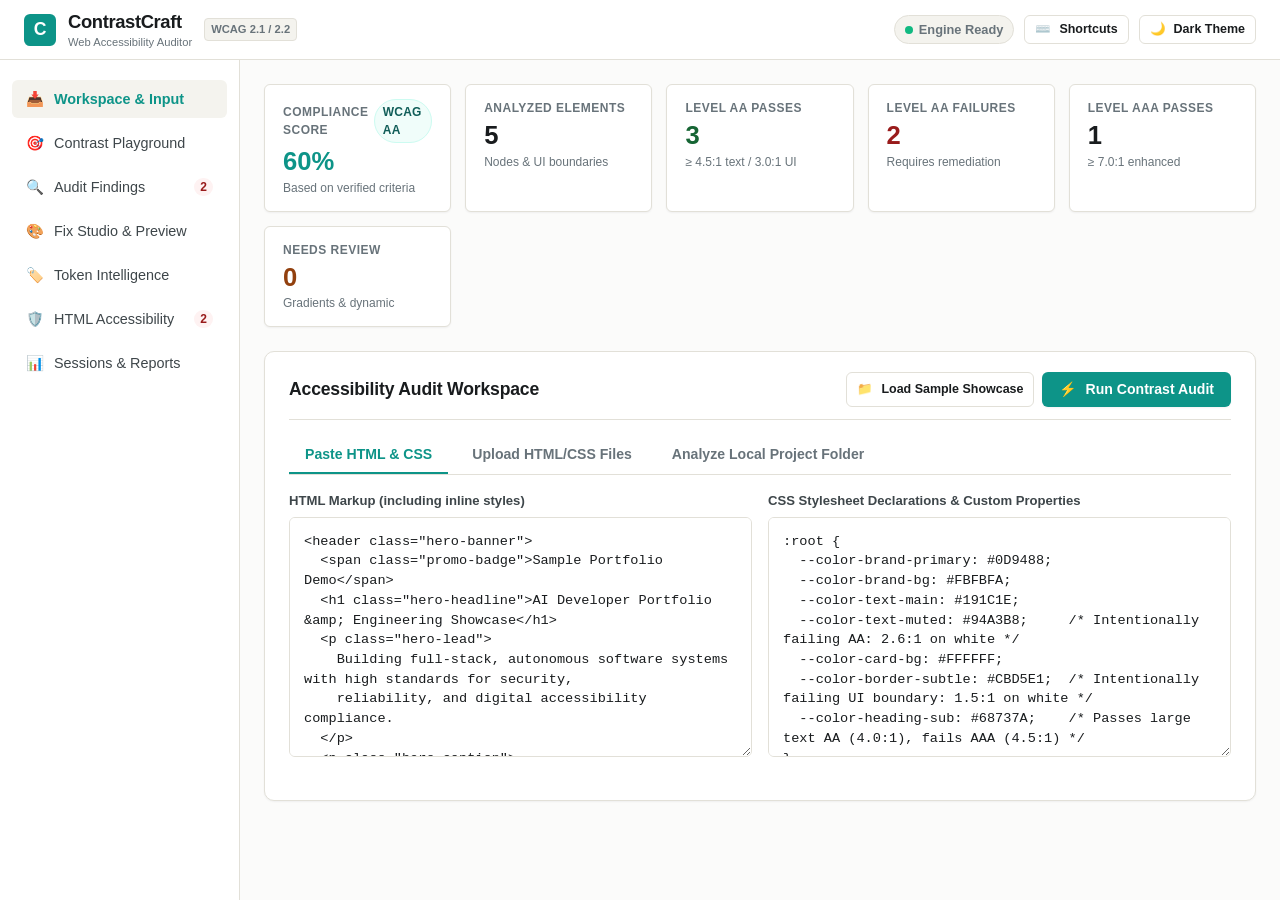
<file: frontend/index.html>
<!DOCTYPE html>
<html lang="en" data-theme="light">
<head>
  <meta charset="UTF-8">
  <meta name="viewport" content="width=device-width, initial-scale=1.0">
  <title>ContrastCraft — Automated Web Accessibility Contrast Auditor</title>
  <meta name="description" content="WCAG 2.1 & 2.2 Compliant Color Contrast & Accessibility Audit Tool with Real Calculations, Token Intelligence, and Safe CSS Patches.">
  
  <link rel="stylesheet" href="css/tokens.css?v=2.0.0">
  <link rel="stylesheet" href="css/main.css?v=2.0.0">
  <link rel="stylesheet" href="css/components.css?v=2.0.0">
</head>
<body>

  <!-- App Header / Toolbar -->
  <header class="app-header" role="banner">
    <div class="brand-area">
      <div class="brand-logo-icon" aria-hidden="true">C</div>
      <div>
        <div class="brand-name">ContrastCraft</div>
        <div style="font-size:0.7rem;color:var(--cc-text-muted);margin-top:-2px;">Web Accessibility Auditor</div>
      </div>
      <span class="brand-badge">WCAG 2.1 / 2.2</span>
    </div>

    <div class="header-actions">
      <div class="scan-status-badge" role="status" aria-live="polite">
        <span class="status-dot"></span>
        <span id="header-status-text" class="status-text">Engine Ready</span>
      </div>

      <button id="btn-shortcuts" class="btn btn-secondary btn-sm" onclick="window.ContrastCraft && window.ContrastCraft.openModal('shortcuts-modal')" title="Keyboard Shortcuts (? or Alt+K)" aria-label="Open keyboard shortcuts">
        <span>⌨️</span> <span>Shortcuts</span>
      </button>

      <button id="btn-theme-toggle" class="btn btn-secondary btn-sm" onclick="window.ContrastCraft && window.ContrastCraft.toggleTheme()" aria-label="Toggle dark/light theme">
        <span class="theme-icon">🌙</span>
        <span class="theme-label">Dark Theme</span>
      </button>
    </div>
  </header>

  <div class="app-container">
    <!-- Navigation Sidebar -->
    <nav class="app-sidebar" role="navigation" aria-label="Primary application navigation">
      <button class="nav-item active" data-screen="workspace" id="nav-workspace" onclick="window.ContrastCraft && window.ContrastCraft.switchScreen('workspace')">
        <span class="nav-icon" aria-hidden="true">📥</span>
        <span>Workspace &amp; Input</span>
      </button>

      <button class="nav-item" data-screen="playground" id="nav-playground" onclick="window.ContrastCraft && window.ContrastCraft.switchScreen('playground')">
        <span class="nav-icon" aria-hidden="true">🎯</span>
        <span>Contrast Playground</span>
      </button>

      <button class="nav-item" data-screen="findings" id="nav-findings" onclick="window.ContrastCraft && window.ContrastCraft.switchScreen('findings')">
        <span class="nav-icon" aria-hidden="true">🔍</span>
        <span>Audit Findings</span>
        <span id="nav-fail-count" class="nav-badge" style="display: none;">0</span>
      </button>

      <button class="nav-item" data-screen="fix-studio" id="nav-fix-studio" onclick="window.ContrastCraft && window.ContrastCraft.switchScreen('fix-studio')">
        <span class="nav-icon" aria-hidden="true">🎨</span>
        <span>Fix Studio &amp; Preview</span>
      </button>

      <button class="nav-item" data-screen="tokens" id="nav-tokens" onclick="window.ContrastCraft && window.ContrastCraft.switchScreen('tokens')">
        <span class="nav-icon" aria-hidden="true">🏷️</span>
        <span>Token Intelligence</span>
      </button>

      <button class="nav-item" data-screen="html-a11y" id="nav-html-a11y" onclick="window.ContrastCraft && window.ContrastCraft.switchScreen('html-a11y')">
        <span class="nav-icon" aria-hidden="true">🛡️</span>
        <span>HTML Accessibility</span>
        <span id="nav-html-fail-count" class="nav-badge" style="display: none;">0</span>
      </button>

      <button class="nav-item" data-screen="sessions" id="nav-sessions" onclick="window.ContrastCraft && window.ContrastCraft.switchScreen('sessions')">
        <span class="nav-icon" aria-hidden="true">📊</span>
        <span>Sessions &amp; Reports</span>
      </button>
    </nav>

    <!-- Main Workspace Content Area -->
    <main class="app-content" role="main">

      <!-- Overall Session Statistics Bar (Visible across key audit screens) -->
      <section id="global-stats-overview" class="stats-overview" aria-label="Audit summary statistics">
        <div class="stat-box">
          <div class="stat-header">
            <span class="stat-title">Compliance Score</span>
            <span class="badge badge-pill badge-info">WCAG AA</span>
          </div>
          <div id="stat-score" class="stat-value" style="color: var(--cc-primary);">0%</div>
          <div class="stat-subtitle">Based on verified criteria</div>
        </div>

        <div class="stat-box">
          <div class="stat-header">
            <span class="stat-title">Analyzed Elements</span>
          </div>
          <div id="stat-total" class="stat-value">0</div>
          <div class="stat-subtitle">Nodes &amp; UI boundaries</div>
        </div>

        <div class="stat-box">
          <div class="stat-header">
            <span class="stat-title">Level AA Passes</span>
          </div>
          <div id="stat-pass-aa" class="stat-value" style="color: var(--cc-pass-text);">0</div>
          <div class="stat-subtitle">&ge; 4.5:1 text / 3.0:1 UI</div>
        </div>

        <div class="stat-box">
          <div class="stat-header">
            <span class="stat-title">Level AA Failures</span>
          </div>
          <div id="stat-fail-aa" class="stat-value" style="color: var(--cc-fail-text);">0</div>
          <div class="stat-subtitle">Requires remediation</div>
        </div>

        <div class="stat-box">
          <div class="stat-header">
            <span class="stat-title">Level AAA Passes</span>
          </div>
          <div id="stat-pass-aaa" class="stat-value">0</div>
          <div class="stat-subtitle">&ge; 7.0:1 enhanced</div>
        </div>

        <div class="stat-box">
          <div class="stat-header">
            <span class="stat-title">Needs Review</span>
          </div>
          <div id="stat-unresolved" class="stat-value" style="color: var(--cc-warn-text);">0</div>
          <div class="stat-subtitle">Gradients &amp; dynamic</div>
        </div>
      </section>

      <!-- SCREEN 1: WORKSPACE & INPUT -->
      <section id="screen-workspace" class="screen-panel active" aria-labelledby="heading-workspace">
        <div class="card">
          <div class="card-header">
            <h2 id="heading-workspace" class="card-title">Accessibility Audit Workspace</h2>
            <div style="display:flex;gap:8px;">
              <button id="btn-load-sample" class="btn btn-secondary btn-sm" onclick="window.ContrastCraft && window.ContrastCraft.handleLoadSample()" title="Load sample portfolio with known passes & failures">
                <span>📁</span> Load Sample Showcase
              </button>
              <button id="btn-run-audit" class="btn btn-primary" onclick="window.ContrastCraft && window.ContrastCraft.handleRunAudit()" title="Analyze accessibility (Alt+A)">
                <span>⚡</span> Run Contrast Audit
              </button>
            </div>
          </div>

          <!-- Input Source Tabs -->
          <div class="tab-nav" role="tablist">
            <button class="tab-btn input-tab-btn active" data-tab="paste" role="tab">Paste HTML &amp; CSS</button>
            <button class="tab-btn input-tab-btn" data-tab="upload" role="tab">Upload HTML/CSS Files</button>
            <button class="tab-btn input-tab-btn" data-tab="folder" role="tab">Analyze Local Project Folder</button>
          </div>

          <!-- Tab Pane: Paste -->
          <div id="tab-pane-paste" class="input-tab-pane">
            <div style="display:grid;grid-template-columns:1fr 1fr;gap:16px;">
              <div class="form-group">
                <label for="input-html" class="form-label">HTML Markup (including inline styles)</label>
                <textarea id="input-html" class="code-editor" placeholder="<header class='banner'>&#10;  <h1 style='color: #0F172A;'>Hello World</h1>&#10;</header>"></textarea>
              </div>
              <div class="form-group">
                <label for="input-css" class="form-label">CSS Stylesheet Declarations &amp; Custom Properties</label>
                <textarea id="input-css" class="code-editor" placeholder=":root {&#10;  --primary: #0D9488;&#10;  --text-muted: #94A3B8;&#10;}&#10;.banner { background: #FFFFFF; }"></textarea>
              </div>
            </div>
          </div>

          <!-- Tab Pane: Upload (Enhanced Multi-File Queue) -->
          <div id="tab-pane-upload" class="input-tab-pane" style="display: none;">
            <div id="file-dropzone" class="dropzone" role="button" tabindex="0">
              <div style="font-size:2.2rem;margin-bottom:8px;">📄</div>
              <h3 style="margin:0 0 6px 0;font-size:1.05rem;">Click to upload or drag &amp; drop HTML and CSS files</h3>
              <p style="color:var(--cc-text-muted);font-size:0.85rem;margin:0;">Supports multiple .html, .htm, and .css files up to 5MB.</p>
              <input type="file" id="file-input" multiple accept=".html,.htm,.css" style="display:none;">
            </div>

            <!-- Upload File Queue -->
            <div id="upload-queue-container" style="margin-top:16px;display:none;">
              <div style="display:flex;justify-content:space-between;align-items:center;margin-bottom:8px;">
                <strong style="font-size:0.88rem;">Selected Files Queue (<span id="queue-count">0</span>)</strong>
                <button id="btn-clear-queue" class="btn btn-secondary btn-sm" style="font-size:0.75rem;padding:2px 8px;">Clear Queue</button>
              </div>
              <div class="table-wrapper">
                <table class="file-queue-table">
                  <thead>
                    <tr>
                      <th>Filename</th>
                      <th>Type</th>
                      <th>Size</th>
                      <th style="text-align:right;">Action</th>
                    </tr>
                  </thead>
                  <tbody id="file-queue-tbody"></tbody>
                </table>
              </div>
              <div style="margin-top:12px;text-align:right;">
                <button id="btn-analyze-queue" class="btn btn-primary btn-sm">
                  <span>⚡</span> Analyze Queued Files
                </button>
              </div>
            </div>
          </div>

          <!-- Tab Pane: Local Folder Scanner -->
          <div id="tab-pane-folder" class="input-tab-pane" style="display: none;">
            <div class="form-group">
              <label for="input-folder-path" class="form-label">Local Project Folder Path</label>
              <input type="text" id="input-folder-path" class="form-input" placeholder="e.g. D:\my-web-project or .\examples">
              <div style="font-size:0.75rem;color:var(--cc-text-muted);margin-top:6px;">
                Restricted to the selected folder. Excludes: <code>node_modules</code>, <code>.git</code>, <code>dist</code>, <code>build</code>, <code>.venv</code>.
              </div>
            </div>
            <div style="margin-top:12px;display:flex;gap:10px;">
              <button id="btn-scan-folder" class="btn btn-primary btn-sm">
                <span>📁</span> Scan Local Directory
              </button>
            </div>
          </div>
        </div>
      </section>

      <!-- SCREEN 2: VISUAL CONTRAST PLAYGROUND (NEW) -->
      <section id="screen-playground" class="screen-panel" aria-labelledby="heading-playground">
        <div class="playground-layout">
          
          <!-- Left Column: Color Controls & Metrics -->
          <div>
            <!-- Foreground Color Control -->
            <div class="playground-color-card">
              <div style="display:flex;justify-content:space-between;align-items:center;margin-bottom:10px;">
                <label style="font-weight:700;font-size:0.88rem;">Foreground (Text / Icon)</label>
                <span id="pg-fg-sample-badge" class="badge badge-pill badge-info" style="font-size:0.72rem;">Text</span>
              </div>
              <div class="color-input-grid">
                <input type="color" id="pg-fg-picker" value="#191C1E" style="width:44px;height:38px;padding:2px;border:1px solid var(--cc-border);border-radius:var(--cc-radius-md);cursor:pointer;" aria-label="Foreground color picker">
                <input type="text" id="pg-fg-hex" class="form-input" value="#191C1E" placeholder="#HEX" style="font-family:var(--cc-font-mono);font-size:0.85rem;" aria-label="Foreground HEX">
                <input type="text" id="pg-fg-rgb" class="form-input" value="25, 28, 30" placeholder="R, G, B" style="font-family:var(--cc-font-mono);font-size:0.8rem;" aria-label="Foreground RGB">
                <input type="text" id="pg-fg-hsl" class="form-input" value="204, 9%, 11%" placeholder="H, S%, L%" style="font-family:var(--cc-font-mono);font-size:0.8rem;" aria-label="Foreground HSL">
              </div>
            </div>

            <!-- Background Color Control -->
            <div class="playground-color-card">
              <div style="display:flex;justify-content:space-between;align-items:center;margin-bottom:10px;">
                <label style="font-weight:700;font-size:0.88rem;">Background (Surface / Container)</label>
                <span id="pg-bg-sample-badge" class="badge badge-pill badge-info" style="font-size:0.72rem;">Canvas</span>
              </div>
              <div class="color-input-grid">
                <input type="color" id="pg-bg-picker" value="#FFFFFF" style="width:44px;height:38px;padding:2px;border:1px solid var(--cc-border);border-radius:var(--cc-radius-md);cursor:pointer;" aria-label="Background color picker">
                <input type="text" id="pg-bg-hex" class="form-input" value="#FFFFFF" placeholder="#HEX" style="font-family:var(--cc-font-mono);font-size:0.85rem;" aria-label="Background HEX">
                <input type="text" id="pg-bg-rgb" class="form-input" value="255, 255, 255" placeholder="R, G, B" style="font-family:var(--cc-font-mono);font-size:0.8rem;" aria-label="Background RGB">
                <input type="text" id="pg-bg-hsl" class="form-input" value="0, 0%, 100%" placeholder="H, S%, L%" style="font-family:var(--cc-font-mono);font-size:0.8rem;" aria-label="Background HSL">
              </div>
            </div>

            <!-- Action Controls & Presets -->
            <div style="display:flex;gap:8px;margin-bottom:16px;">
              <button id="btn-pg-invert" class="btn btn-secondary btn-sm" style="flex:1;" title="Swap Foreground and Background">
                <span>⇄</span> Invert Colors
              </button>
              <button id="btn-pg-reset" class="btn btn-secondary btn-sm" style="flex:1;" title="Reset to Editorial Default">
                <span>↺</span> Reset Defaults
              </button>
            </div>

            <!-- Preset Palettes -->
            <div style="margin-bottom:16px;">
              <div style="font-size:0.75rem;font-weight:700;text-transform:uppercase;color:var(--cc-text-muted);margin-bottom:6px;">Sample Color Pairings</div>
              <div style="display:flex;gap:6px;flex-wrap:wrap;">
                <button class="btn btn-secondary btn-sm btn-pg-preset" data-fg="#191C1E" data-bg="#FFFFFF">Dark Ink / White</button>
                <button class="btn btn-secondary btn-sm btn-pg-preset" data-fg="#2DD4BF" data-bg="#111615">Teal / Charcoal</button>
                <button class="btn btn-secondary btn-sm btn-pg-preset" data-fg="#0D9488" data-bg="#F4F3EE">Teal / Warm Off-white</button>
                <button class="btn btn-secondary btn-sm btn-pg-preset" data-fg="#94A3B8" data-bg="#FFFFFF">Muted Gray (Fail)</button>
              </div>
            </div>

            <!-- Metric Hero -->
            <div class="playground-metric-hero">
              <div style="font-size:0.75rem;text-transform:uppercase;letter-spacing:0.04em;color:var(--cc-text-muted);font-weight:700;">Calculated Contrast Ratio</div>
              <div id="pg-ratio-val" class="playground-ratio-number" style="color:var(--cc-primary);">15.82:1</div>
              <div id="pg-apca-val" style="font-size:0.85rem;font-family:var(--cc-font-mono);color:var(--cc-text-secondary);font-weight:600;">APCA Lc 106.4 • Excellent Readability</div>
            </div>

            <!-- WCAG Badges -->
            <div class="playground-badges-grid">
              <div class="playground-badge-item">
                <span class="playground-badge-title">Normal Text AA</span>
                <span id="badge-pg-normal-aa" class="playground-badge-status badge badge-pass">PASS (&ge;4.5)</span>
              </div>
              <div class="playground-badge-item">
                <span class="playground-badge-title">Normal Text AAA</span>
                <span id="badge-pg-normal-aaa" class="playground-badge-status badge badge-pass">PASS (&ge;7.0)</span>
              </div>
              <div class="playground-badge-item">
                <span class="playground-badge-title">Large Text AA</span>
                <span id="badge-pg-large-aa" class="playground-badge-status badge badge-pass">PASS (&ge;3.0)</span>
              </div>
              <div class="playground-badge-item">
                <span class="playground-badge-title">Large Text AAA</span>
                <span id="badge-pg-large-aaa" class="playground-badge-status badge badge-pass">PASS (&ge;4.5)</span>
              </div>
              <div class="playground-badge-item">
                <span class="playground-badge-title">UI Boundary AA</span>
                <span id="badge-pg-ui-aa" class="playground-badge-status badge badge-pass">PASS (&ge;3.0)</span>
              </div>
            </div>

            <!-- Copy CSS -->
            <div style="margin-top:16px;">
              <button id="btn-pg-copy-css" class="btn btn-primary" style="width:100%;">
                <span>📋</span> Copy CSS Color Rule
              </button>
            </div>
          </div>

          <!-- Right Column: Interactive Real-World Component Preview Board -->
          <div class="playground-preview-board">
            <div class="preview-board-header">
              <strong style="font-size:0.88rem;">Live Component Rendering Canvas</strong>
              <div style="display:flex;gap:6px;">
                <button class="btn btn-secondary btn-sm btn-pg-canvas-theme active" data-canvas="custom" title="View with custom background">Custom BG</button>
                <button class="btn btn-secondary btn-sm btn-pg-canvas-theme" data-canvas="light" title="View on white background">Light Canvas</button>
                <button class="btn btn-secondary btn-sm btn-pg-canvas-theme" data-canvas="dark" title="View on dark background">Dark Canvas</button>
              </div>
            </div>

            <div id="pg-canvas" class="preview-board-canvas" style="background-color: #FFFFFF;">
              
              <!-- Regular Body Text Sample -->
              <div style="padding:16px;border-radius:6px;border:1px solid rgba(0,0,0,0.08);background-color:inherit;">
                <div style="font-size:0.75rem;text-transform:uppercase;letter-spacing:0.04em;margin-bottom:6px;opacity:0.7;">Normal Body Text (16px)</div>
                <p id="pg-sample-body-reg" style="margin:0 0 8px 0;font-size:16px;line-height:1.5;">
                  Web content accessibility guidelines require regular text to maintain at least a 4.5:1 contrast ratio against its effective background.
                </p>
                <p id="pg-sample-body-bold" style="margin:0;font-size:16px;font-weight:700;line-height:1.5;">
                  Bold weight 16px text ensures high legibility for key emphasis phrases and data labels.
                </p>
              </div>

              <!-- Large Heading Text Sample -->
              <div style="padding:16px;border-radius:6px;border:1px solid rgba(0,0,0,0.08);background-color:inherit;">
                <div style="font-size:0.75rem;text-transform:uppercase;letter-spacing:0.04em;margin-bottom:6px;opacity:0.7;">Large Scale Text (&ge;24px Regular or &ge;19px Bold)</div>
                <h2 id="pg-sample-heading-reg" style="margin:0 0 6px 0;font-size:24px;font-weight:400;line-height:1.2;">
                  Primary Section Headline (24px Regular)
                </h2>
                <h3 id="pg-sample-heading-bold" style="margin:0;font-size:19px;font-weight:700;line-height:1.3;">
                  Subsection Headline (19px Bold — Qualifies as Large Text)
                </h3>
              </div>

              <!-- Interactive Button & Form Component Sample -->
              <div style="padding:16px;border-radius:6px;border:1px solid rgba(0,0,0,0.08);background-color:inherit;">
                <div style="font-size:0.75rem;text-transform:uppercase;letter-spacing:0.04em;margin-bottom:12px;opacity:0.7;">Interactive Components &amp; Controls</div>
                <div style="display:flex;gap:12px;align-items:center;flex-wrap:wrap;">
                  <button id="pg-sample-button" style="padding:10px 20px;border-radius:6px;font-weight:600;font-size:15px;cursor:pointer;border:1px solid transparent;transition:all 0.15s ease;">
                    Action Button
                  </button>
                  <input id="pg-sample-input" type="text" value="Form Input Sample" style="padding:9px 14px;border-radius:6px;font-size:14px;outline:none;" aria-label="Sample interactive input">
                  <span id="pg-sample-badge" style="padding:6px 12px;border-radius:9999px;font-size:12px;font-weight:700;">
                    Status Badge
                  </span>
                </div>
              </div>

            </div>
          </div>

        </div>
      </section>

      <!-- SCREEN 3: AUDIT FINDINGS -->
      <section id="screen-findings" class="screen-panel" aria-labelledby="heading-findings">
        <div style="display:grid;grid-template-columns:1fr 340px;gap:20px;align-items:start;">
          
          <!-- Findings Table Column -->
          <div class="card" style="margin-bottom:0;">
            <div class="card-header" style="flex-wrap:wrap;gap:12px;">
              <h2 id="heading-findings" class="card-title">WCAG Contrast Findings</h2>
              
              <!-- Search & Filters -->
              <div style="display:flex;gap:10px;align-items:center;flex-wrap:wrap;">
                <input type="search" id="findings-search" class="form-input" placeholder="Search selector, text, color... (Alt+S)" style="width:220px;padding:6px 12px;font-size:0.85rem;">
                
                <select id="findings-sort" class="form-input" style="width:160px;padding:6px 10px;font-size:0.85rem;">
                  <option value="severity">Sort by Severity</option>
                  <option value="ratio_asc">Ratio: Lowest First</option>
                  <option value="ratio_desc">Ratio: Highest First</option>
                  <option value="line">Line Number</option>
                </select>

                <button id="btn-export-findings-csv" class="btn btn-secondary btn-sm" title="Export current findings view as CSV">
                  <span>📄</span> CSV Export
                </button>
              </div>
            </div>

            <!-- Filter Pills -->
            <div style="display:flex;gap:6px;margin-bottom:14px;flex-wrap:wrap;">
              <button class="btn btn-secondary btn-sm filter-pill active" data-filter="all">All Findings</button>
              <button class="btn btn-secondary btn-sm filter-pill" data-filter="fail_aa">AA Failures</button>
              <button class="btn btn-secondary btn-sm filter-pill" data-filter="pass_aa">AA Passes</button>
              <button class="btn btn-secondary btn-sm filter-pill" data-filter="fail_aaa">AAA Failures</button>
              <button class="btn btn-secondary btn-sm filter-pill" data-filter="fail_non_text">UI Boundary Failures</button>
              <button class="btn btn-secondary btn-sm filter-pill" data-filter="verify">Needs Review</button>
            </div>

            <div class="table-wrapper">
              <table class="cc-table" aria-label="Contrast findings list">
                <thead>
                  <tr>
                    <th>Status</th>
                    <th>Element / Context</th>
                    <th>Colors</th>
                    <th>Ratio</th>
                    <th>Criterion</th>
                    <th>Confidence</th>
                    <th>Action</th>
                  </tr>
                </thead>
                <tbody id="findings-tbody">
                  <tr>
                    <td colspan="7" style="text-align:center;padding:32px;color:var(--cc-text-muted);">
                      No active audit. Run an audit from the Workspace screen to evaluate contrast.
                    </td>
                  </tr>
                </tbody>
              </table>
            </div>
          </div>

          <!-- Inspector Drawer Column -->
          <div class="card" style="margin-bottom:0;">
            <div class="card-header">
              <h3 class="card-title" style="font-size:1rem;">Finding Inspector</h3>
            </div>
            <div id="inspector-content">
              <div style="text-align:center;padding:32px 12px;color:var(--cc-text-muted);font-size:0.85rem;">
                Select a finding from the table to inspect calculated luminance, hierarchy, and applicable WCAG thresholds.
              </div>
            </div>
          </div>
        </div>
      </section>

      <!-- SCREEN 4: FIX STUDIO & PREVIEW -->
      <section id="screen-fix-studio" class="screen-panel" aria-labelledby="heading-fix-studio">
        <!-- Target Banner -->
        <div class="card" style="margin-bottom:16px;background:var(--cc-surface-subtle);padding:14px 20px;">
          <div style="display:flex;justify-content:space-between;align-items:center;flex-wrap:wrap;gap:12px;">
            <div>
              <div style="font-size:0.75rem;text-transform:uppercase;color:var(--cc-text-muted);font-weight:700;">Remediation Target</div>
              <h3 id="fix-target-selector" style="margin:2px 0 0 0;font-size:1.15rem;font-family:var(--cc-font-mono);">No Element Selected</h3>
              <div id="fix-target-role" style="font-size:0.8rem;color:var(--cc-text-muted);">Select a failing element from Findings or load the sample</div>
            </div>
            <div style="display:flex;gap:16px;align-items:center;">
              <div>
                <div style="font-size:0.72rem;color:var(--cc-text-muted);">Current Ratio</div>
                <div id="fix-current-ratio" style="font-size:1.2rem;font-weight:800;color:var(--cc-fail-text);">N/A</div>
              </div>
              <div style="font-size:1.2rem;color:var(--cc-text-muted);">&rarr;</div>
              <div>
                <div style="font-size:0.72rem;color:var(--cc-text-muted);">Target Threshold</div>
                <div id="fix-target-req" style="font-size:1.2rem;font-weight:800;">4.5:1</div>
              </div>
            </div>
          </div>

          <!-- Visual Before / After Metric Comparison Strip -->
          <div class="before-after-strip">
            <div class="ba-col original">
              <span class="ba-label">Original Baseline</span>
              <div class="ba-row">
                <span id="ba-orig-swatch" class="color-swatch" style="background:#94a3b8;width:20px;height:20px;"></span>
                <code id="ba-orig-hex" style="font-size:0.85rem;font-weight:700;">#94A3B8</code>
                <span id="ba-orig-ratio" class="badge badge-fail" style="font-size:0.78rem;">2.60:1 FAIL</span>
                <span id="ba-orig-apca" class="badge badge-pill" style="font-size:0.72rem;">APCA Lc -38.2</span>
              </div>
            </div>
            <div class="ba-arrow">
              <span id="ba-gain-badge" class="badge badge-pill badge-info" style="font-size:0.72rem;">+2.02:1 Gain</span>
              <span>➔</span>
            </div>
            <div class="ba-col patched">
              <span class="ba-label">Remediated Target</span>
              <div class="ba-row">
                <span id="ba-patch-swatch" class="color-swatch" style="background:#596a82;width:20px;height:20px;"></span>
                <code id="ba-patch-hex" style="font-size:0.85rem;font-weight:700;">#596A82</code>
                <span id="ba-patch-ratio" class="badge badge-pass" style="font-size:0.78rem;">4.62:1 PASS</span>
                <span id="ba-patch-apca" class="badge badge-pill" style="font-size:0.72rem;">APCA Lc 64.8</span>
              </div>
            </div>
          </div>
        </div>

        <div style="display:grid;grid-template-columns:1fr 1fr;gap:20px;">
          <!-- Left Column: Recommendations, Tuner & Diff -->
          <div>
            <!-- Automated Color Recommendations -->
            <div class="card" style="margin-bottom:16px;">
              <div class="card-header">
                <h3 class="card-title" style="font-size:1rem;">Verified Hue-Preserving Recommendations</h3>
              </div>
              <div id="fix-suggestions-grid" style="display:grid;grid-template-columns:1fr;gap:10px;">
                <div style="color:var(--cc-text-muted);font-size:0.85rem;">Select an element from the findings table to compute verified color fixes.</div>
              </div>
            </div>

            <!-- Interactive Color Tuner & Real-Time Tester -->
            <div class="card" style="margin-bottom:16px;">
              <div class="card-header">
                <h3 class="card-title" style="font-size:1rem;">🎨 Interactive Color Tuner &amp; Real-Time Tester</h3>
                <span id="tuner-status-badge" class="badge badge-pass" style="font-size:0.75rem;">4.62:1 PASS</span>
              </div>
              <div style="display:flex;flex-direction:column;gap:14px;">
                <div>
                  <div style="display:flex;justify-content:space-between;align-items:center;margin-bottom:6px;">
                    <label for="tuner-hex-input" style="font-size:0.8rem;font-weight:600;">Custom Alternative Color</label>
                    <span id="tuner-apca-badge" class="badge badge-pill" style="font-size:0.7rem;">APCA Lc 64.8</span>
                  </div>
                  <div style="display:flex;gap:10px;align-items:center;">
                    <input type="color" id="tuner-color-picker" value="#596a82" style="width:42px;height:38px;padding:2px;border:1px solid var(--cc-border);border-radius:var(--cc-radius-md);cursor:pointer;" aria-label="Color picker">
                    <input type="text" id="tuner-hex-input" class="form-input" value="#596A82" style="font-family:var(--cc-font-mono);font-size:0.9rem;text-transform:uppercase;" aria-label="Hex color value">
                  </div>
                </div>

                <div>
                  <div style="display:flex;justify-content:space-between;align-items:center;margin-bottom:4px;">
                    <label for="tuner-lightness-slider" style="font-size:0.8rem;color:var(--cc-text-muted);">Adjust Lightness (&Delta;L): <strong id="tuner-lightness-val" style="color:var(--cc-text-primary);">-21%</strong></label>
                    <button id="btn-tuner-reset" class="btn btn-secondary btn-sm" style="padding:2px 8px;font-size:0.75rem;">Reset</button>
                  </div>
                  <input type="range" id="tuner-lightness-slider" min="-60" max="60" value="-21" step="1" style="width:100%;accent-color:var(--cc-primary);cursor:pointer;" aria-label="Lightness adjustment slider">
                </div>

                <div style="display:flex;gap:8px;">
                  <button id="btn-copy-css-rule" class="btn btn-secondary btn-sm" style="flex:1;" title="Copy CSS declaration to clipboard">
                    <span>📋</span> Copy CSS
                  </button>
                  <button id="btn-apply-tuned-color" class="btn btn-primary btn-sm" style="flex:1;" title="Apply this color as the proposed patch">
                    <span>⚡</span> Use This Color
                  </button>
                </div>
              </div>
            </div>

            <!-- Typography & Component Sizing Strategy -->
            <div class="card" style="margin-bottom:16px;">
              <div class="card-header">
                <div>
                  <h3 class="card-title" style="font-size:1rem;">📐 Typography &amp; Component Sizing Strategy</h3>
                  <div style="font-size:0.75rem;color:var(--cc-text-muted);margin-top:2px;">Adjust font or button geometry to satisfy WCAG without forced darkening</div>
                </div>
              </div>
              <div>
                <div class="sizing-strategy-card" id="btn-strategy-large-text" title="Promote to large text to lower WCAG requirement to 3.0:1">
                  <div style="display:flex;justify-content:space-between;align-items:center;">
                    <strong style="font-size:0.85rem;">🔤 Promote to WCAG Large Text</strong>
                    <span class="badge badge-pill badge-info">Target: 3.0:1</span>
                  </div>
                  <p style="font-size:0.78rem;color:var(--cc-text-muted);margin:4px 0 0 0;line-height:1.4;">
                    Bumps font size to 19px Bold (or 24px Regular). In WCAG 1.4.3, large text requires only <strong>3.0:1</strong> instead of <strong>4.5:1</strong>.
                  </p>
                </div>

                <div class="sizing-strategy-card" id="btn-strategy-button-target" title="Optimize button touch targets and focus rings for WCAG 2.5.5">
                  <div style="display:flex;justify-content:space-between;align-items:center;">
                    <strong style="font-size:0.85rem;">🔘 Polish Button Touch Target &amp; Focus Ring</strong>
                    <span class="badge badge-pill badge-info">WCAG 2.5.5</span>
                  </div>
                  <p style="font-size:0.78rem;color:var(--cc-text-muted);margin:4px 0 0 0;line-height:1.4;">
                    Enforces minimum 44&times;44px touch boundary, 12px 22px padding, 8px radius, and a 2px active focus ring.
                  </p>
                </div>
              </div>
            </div>

            <!-- Whole-Page Accessible Theme Harmonizer -->
            <div class="card" style="margin-bottom:16px;">
              <div class="card-header">
                <div>
                  <h3 class="card-title" style="font-size:1rem;">🌟 Cohesive Accessible Theme Harmonizer</h3>
                  <div style="font-size:0.75rem;color:var(--cc-text-muted);margin-top:2px;">Fix all colors website-wide with a professionally curated accessible palette</div>
                </div>
              </div>
              <div class="theme-harmonizer-grid">
                <div class="theme-card" data-theme-id="modern_indigo">
                  <div style="font-weight:700;font-size:0.85rem;">💼 Modern Indigo</div>
                  <div class="theme-swatches">
                    <span class="theme-swatch" style="background:#4F46E5;"></span>
                    <span class="theme-swatch" style="background:#0F172A;"></span>
                    <span class="theme-swatch" style="background:#475569;"></span>
                    <span class="theme-swatch" style="background:#F8FAFC;"></span>
                  </div>
                  <div style="font-size:0.7rem;color:var(--cc-text-muted);">Executive SaaS aesthetic</div>
                </div>

                <div class="theme-card" data-theme-id="emerald_fintech">
                  <div style="font-weight:700;font-size:0.85rem;">🌿 Emerald Fintech</div>
                  <div class="theme-swatches">
                    <span class="theme-swatch" style="background:#059669;"></span>
                    <span class="theme-swatch" style="background:#064E3B;"></span>
                    <span class="theme-swatch" style="background:#047857;"></span>
                    <span class="theme-swatch" style="background:#ECFDF5;"></span>
                  </div>
                  <div style="font-size:0.7rem;color:var(--cc-text-muted);">Fresh, clean, high trust</div>
                </div>

                <div class="theme-card" data-theme-id="warm_editorial">
                  <div style="font-weight:700;font-size:0.85rem;">☕ Warm Editorial</div>
                  <div class="theme-swatches">
                    <span class="theme-swatch" style="background:#B45309;"></span>
                    <span class="theme-swatch" style="background:#271D15;"></span>
                    <span class="theme-swatch" style="background:#78350F;"></span>
                    <span class="theme-swatch" style="background:#FAF7F2;"></span>
                  </div>
                  <div style="font-size:0.7rem;color:var(--cc-text-muted);">Warm parchment &amp; espresso</div>
                </div>

                <div class="theme-card" data-theme-id="cyber_obsidian">
                  <div style="font-weight:700;font-size:0.85rem;">🌌 Cyber Obsidian</div>
                  <div class="theme-swatches">
                    <span class="theme-swatch" style="background:#38BDF8;"></span>
                    <span class="theme-swatch" style="background:#F8FAFC;"></span>
                    <span class="theme-swatch" style="background:#94A3B8;"></span>
                    <span class="theme-swatch" style="background:#0F172A;"></span>
                  </div>
                  <div style="font-size:0.7rem;color:var(--cc-text-muted);">Deep space high contrast</div>
                </div>
              </div>
            </div>

            <!-- CSS Patch Diff Preview & Actions -->
            <div class="card">
              <div class="card-header">
                <h3 class="card-title" style="font-size:1rem;">Targeted CSS Patch Diff</h3>
                <div style="display:flex;gap:6px;">
                  <button id="btn-export-patch-file" class="btn btn-secondary btn-sm" title="Download .diff patch file">
                    <span>💾</span> Export .diff
                  </button>
                  <button id="btn-revert-patch" class="btn btn-secondary btn-sm" title="Revert last patch from .bak backup">
                    <span>↺</span> Revert Last Patch
                  </button>
                  <button id="btn-apply-patch" class="btn btn-primary btn-sm" title="Apply to working copy with explicit approval">
                    <span>✨</span> Apply Patch
                  </button>
                </div>
              </div>
              <div id="patch-diff-container">
                <div class="diff-viewer">
                  <div class="diff-line header">Select an alternative color above to generate unified CSS diff.</div>
                </div>
              </div>
            </div>
          </div>

          <!-- Right Column: Live Isolated Preview Suite -->
          <div class="preview-container">
            <div class="preview-toolbar">
              <div style="display:flex;gap:6px;flex-wrap:wrap;">
                <button class="btn btn-sm btn-primary btn-preview-mode" data-mode="split" title="Side-by-side comparison of original vs fixed">⚡ Side-by-Side</button>
                <button class="btn btn-sm btn-secondary btn-preview-mode" data-mode="patched" title="View remediated version only">Proposed Fix</button>
                <button class="btn btn-sm btn-secondary btn-preview-mode" data-mode="original" title="View original baseline only">Original</button>
              </div>

              <!-- Color Blindness Simulator -->
              <div style="display:flex;align-items:center;gap:6px;">
                <label for="select-vision-sim" style="font-size:0.75rem;color:var(--cc-text-muted);font-weight:600;">Vision:</label>
                <select id="select-vision-sim" class="form-input" style="padding:4px 8px;font-size:0.8rem;height:auto;width:auto;" aria-label="Color blindness simulator">
                  <option value="normal">👁️ Normal Vision</option>
                  <option value="protanopia">🔴 Protanopia (Red-Blind)</option>
                  <option value="deuteranopia">🟢 Deuteranopia (Green-Blind)</option>
                  <option value="tritanopia">🔵 Tritanopia (Blue-Blind)</option>
                  <option value="achromatopsia">⚫ Achromatopsia (Grayscale)</option>
                </select>
              </div>

              <!-- Viewport Width Controls -->
              <div class="preview-viewport-controls">
                <button class="btn btn-secondary btn-sm btn-viewport" data-width="375px" title="Mobile view (375px)">📱 Mobile</button>
                <button class="btn btn-secondary btn-sm btn-viewport" data-width="768px" title="Tablet view (768px)">📟 Tablet</button>
                <button class="btn btn-secondary btn-sm btn-viewport active" data-width="100%" title="Full width">🖥️ Full</button>
              </div>
            </div>

            <div class="preview-frame-wrap" id="preview-frame-wrap">
              <!-- Dual Split Frame -->
              <div class="preview-split-grid" id="preview-split-grid">
                <!-- Original Pane -->
                <div class="preview-pane" id="preview-pane-original">
                  <div class="preview-pane-header orig-header">
                    <span>🔴 Original Baseline</span>
                    <span id="split-orig-badge" class="badge badge-fail" style="font-size:0.72rem;">2.60:1 FAIL</span>
                  </div>
                  <iframe id="preview-iframe-original" sandbox="allow-same-origin allow-scripts" title="Original baseline design preview"></iframe>
                </div>

                <!-- Patched Pane -->
                <div class="preview-pane" id="preview-pane-patched">
                  <div class="preview-pane-header patch-header">
                    <span>🟢 Remediated Fix</span>
                    <span id="split-patch-badge" class="badge badge-pass" style="font-size:0.72rem;">4.62:1 PASS</span>
                  </div>
                  <iframe id="preview-iframe-patched" sandbox="allow-same-origin allow-scripts" title="Remediated accessible design preview"></iframe>
                </div>
              </div>

              <!-- Fallback preview iframe -->
              <iframe id="preview-iframe" style="display:none;" sandbox="allow-same-origin allow-scripts" title="Preview iframe fallback"></iframe>
            </div>
          </div>
        </div>
      </section>

      <!-- SCREEN 5: DESIGN TOKENS INTELLIGENCE & MATRIX (EXPANDED) -->
      <section id="screen-tokens" class="screen-panel" aria-labelledby="heading-tokens">
        <div class="card">
          <div class="card-header">
            <div>
              <h2 id="heading-tokens" class="card-title">Design Token Intelligence &amp; Compatibility Matrix</h2>
              <div style="font-size:0.8rem;color:var(--cc-text-muted);margin-top:2px;">
                Pairwise contrast matrices, duplicate token detection, usage audits, and token change impact simulation.
              </div>
            </div>
          </div>

          <!-- Token Subtabs -->
          <div class="tab-nav" role="tablist">
            <button class="tab-btn token-subtab-btn active" data-subtab="inventory" role="tab">Token Inventory &amp; Frequency</button>
            <button class="tab-btn token-subtab-btn" data-subtab="matrix" role="tab">Pairwise Compatibility Matrix</button>
            <button class="tab-btn token-subtab-btn" data-subtab="duplicates" role="tab">Duplicate Token Audit</button>
            <button class="tab-btn token-subtab-btn" data-subtab="impact" role="tab">Token Impact Simulator</button>
          </div>

          <!-- Subtab 1: Inventory Table -->
          <div id="token-pane-inventory" class="token-subtab-pane">
            <div class="table-wrapper">
              <table class="cc-table" aria-label="Design tokens table">
                <thead>
                  <tr>
                    <th>Token Name</th>
                    <th>Declared Value</th>
                    <th>Resolved Swatch</th>
                    <th>Usage Count</th>
                    <th>Contrast Failures</th>
                    <th>Proposed Token Value</th>
                  </tr>
                </thead>
                <tbody id="tokens-tbody">
                  <tr>
                    <td colspan="6" style="text-align:center;padding:24px;color:var(--cc-text-muted);">
                      No audit active. Load a project or sample to inventory CSS custom properties.
                    </td>
                  </tr>
                </tbody>
              </table>
            </div>
          </div>

          <!-- Subtab 2: Pairwise Compatibility Matrix -->
          <div id="token-pane-matrix" class="token-subtab-pane" style="display:none;">
            <div style="font-size:0.85rem;color:var(--cc-text-muted);margin-bottom:12px;">
              Evaluates contrast across all token pairs (Foreground rows &times; Background columns). Hover or click cells to test combinations.
            </div>
            <div id="token-matrix-container" class="token-matrix-wrapper">
              <div style="text-align:center;padding:24px;color:var(--cc-text-muted);">No tokens found in current audit.</div>
            </div>
          </div>

          <!-- Subtab 3: Duplicate Tokens -->
          <div id="token-pane-duplicates" class="token-subtab-pane" style="display:none;">
            <div style="font-size:0.85rem;color:var(--cc-text-muted);margin-bottom:12px;">
              Identifies tokens sharing identical color values that may cause accidental inconsistencies or design token drift.
            </div>
            <div id="token-duplicates-container">
              <div style="text-align:center;padding:24px;color:var(--cc-text-muted);">No duplicate color tokens detected.</div>
            </div>
          </div>

          <!-- Subtab 4: Token Impact Simulator -->
          <div id="token-pane-impact" class="token-subtab-pane" style="display:none;">
            <div class="card" style="margin-bottom:0;background:var(--cc-surface-subtle);">
              <h3 style="font-size:0.95rem;margin:0 0 10px 0;">Simulate Downstream Cascade of a Token Change</h3>
              <div style="display:grid;grid-template-columns:1fr 1fr auto;gap:12px;align-items:end;">
                <div>
                  <label for="impact-token-select" class="form-label">Select CSS Token to Modify</label>
                  <select id="impact-token-select" class="form-input">
                    <option value="">-- Choose Token --</option>
                  </select>
                </div>
                <div>
                  <label for="impact-new-color" class="form-label">Proposed New Color Value</label>
                  <input type="text" id="impact-new-color" class="form-input" placeholder="#0F172A or #0D9488">
                </div>
                <div>
                  <button id="btn-eval-token-impact" class="btn btn-primary">
                    <span>⚡</span> Calculate Impact
                  </button>
                </div>
              </div>
              <div id="token-impact-result" style="margin-top:16px;"></div>
            </div>
          </div>

        </div>
      </section>

      <!-- SCREEN 6: EXTENDED HTML ACCESSIBILITY AUDIT (NEW) -->
      <section id="screen-html-a11y" class="screen-panel" aria-labelledby="heading-html-a11y">
        <div class="card">
          <div class="card-header" style="flex-wrap:wrap;gap:12px;">
            <div>
              <h2 id="heading-html-a11y" class="card-title">Extended HTML Structural Accessibility Audit</h2>
              <div style="font-size:0.8rem;color:var(--cc-text-muted);margin-top:2px;">
                Evaluates images (1.1.1), form labels (1.3.1), links (2.4.4), heading hierarchy (1.3.1), language (3.1.1), button names (4.1.2), and focus indicators (2.4.7).
              </div>
            </div>
            <div style="display:flex;gap:6px;align-items:center;">
              <select id="html-a11y-filter" class="form-input" style="width:200px;font-size:0.85rem;padding:6px 10px;">
                <option value="all">All Structural Issues</option>
                <option value="img">Images Missing / Redundant Alt</option>
                <option value="form">Form Controls Missing Labels</option>
                <option value="link">Empty / Generic Link Text</option>
                <option value="heading">Heading Hierarchy Skips</option>
                <option value="focus">Focus Outline Suppression</option>
                <option value="lang">Missing Document Language</option>
              </select>
            </div>
          </div>

          <!-- HTML A11y Summary Cards -->
          <div class="a11y-summary-bar">
            <div class="a11y-stat-card">
              <div style="font-size:0.75rem;font-weight:700;color:var(--cc-text-muted);text-transform:uppercase;">Total HTML Issues</div>
              <div id="html-stat-total" style="font-size:1.6rem;font-weight:800;color:var(--cc-text-primary);">0</div>
            </div>
            <div class="a11y-stat-card">
              <div style="font-size:0.75rem;font-weight:700;color:var(--cc-text-muted);text-transform:uppercase;">Critical Violations</div>
              <div id="html-stat-critical" style="font-size:1.6rem;font-weight:800;color:var(--cc-fail-text);">0</div>
            </div>
            <div class="a11y-stat-card">
              <div style="font-size:0.75rem;font-weight:700;color:var(--cc-text-muted);text-transform:uppercase;">Static Verified</div>
              <div id="html-stat-verified" style="font-size:1.6rem;font-weight:800;color:var(--cc-primary);">0</div>
            </div>
            <div class="a11y-stat-card">
              <div style="font-size:0.75rem;font-weight:700;color:var(--cc-text-muted);text-transform:uppercase;">Needs Manual Review</div>
              <div id="html-stat-review" style="font-size:1.6rem;font-weight:800;color:var(--cc-warn-text);">0</div>
            </div>
          </div>

          <!-- HTML Findings Table -->
          <div class="table-wrapper">
            <table class="cc-table" aria-label="HTML structural accessibility issues">
              <thead>
                <tr>
                  <th>Severity</th>
                  <th>WCAG SC</th>
                  <th>Element / Line</th>
                  <th>Description</th>
                  <th>Code Snippet</th>
                  <th>Remediation Fix</th>
                  <th>Confidence</th>
                </tr>
              </thead>
              <tbody id="html-a11y-tbody">
                <tr>
                  <td colspan="7" style="text-align:center;padding:32px;color:var(--cc-text-muted);">
                    No active audit. Run an audit from the Workspace screen to evaluate structural HTML accessibility.
                  </td>
                </tr>
              </tbody>
            </table>
          </div>
        </div>
      </section>

      <!-- SCREEN 7: SESSIONS & REPORTS -->
      <section id="screen-sessions" class="screen-panel" aria-labelledby="heading-sessions">
        <!-- Export Actions Banner -->
        <div class="card" style="margin-bottom:20px;">
          <div class="card-header">
            <h2 id="heading-sessions" class="card-title">Reports &amp; Data Export</h2>
          </div>
          <div style="display:flex;gap:10px;flex-wrap:wrap;">
            <button id="btn-save-session-trigger" class="btn btn-primary">
              <span>💾</span> Save Current Audit Session
            </button>
            <button id="btn-export-html" class="btn btn-secondary">
              <span>📑</span> Download Standalone HTML Report
            </button>
            <button id="btn-export-csv" class="btn btn-secondary">
              <span>📄</span> Download CSV Audit Log
            </button>
            <button id="btn-export-json" class="btn btn-secondary">
              <span>📦</span> Download JSON Audit Data
            </button>
            <button id="btn-export-css" class="btn btn-secondary">
              <span>🎨</span> Download Corrected CSS
            </button>
          </div>
        </div>

        <!-- Saved Sessions History -->
        <div class="card">
          <div class="card-header">
            <h3 class="card-title">Saved Local Audit Sessions (SQLite)</h3>
          </div>
          <div id="sessions-list-container">
            <div style="text-align:center;padding:24px;color:var(--cc-text-muted);">Loading saved sessions...</div>
          </div>
        </div>
      </section>

    </main>
  </div>

  <!-- MODAL: Patch Confirmation (Explicit Safety Requirement) -->
  <div id="patch-confirm-modal" class="modal-overlay" style="display:none;" role="dialog" aria-modal="true" aria-labelledby="patch-modal-title">
    <div class="modal-box">
      <div class="modal-header">
        <h3 id="patch-modal-title" class="modal-title">Explicit Patch Confirmation</h3>
        <button class="btn btn-secondary btn-sm modal-close-btn" aria-label="Close dialog">&times;</button>
      </div>
      <div class="modal-body">
        <p style="font-size:0.9rem;line-height:1.5;">
          You are about to apply the proposed CSS patch to your working copy.
        </p>
        <div class="badge badge-warn" style="display:block;padding:10px;margin-bottom:14px;line-height:1.4;">
          ⚠️ <strong>Non-destructive Guarantee:</strong> ContrastCraft creates a <code>.bak</code> timestamped backup before touching files. You can safely revert anytime using the Revert button.
        </div>
        <p style="font-size:0.85rem;color:var(--cc-text-muted);">
          Do you authorize applying these changes to your working copy?
        </p>
      </div>
      <div class="modal-footer">
        <button class="btn btn-secondary modal-close-btn">Cancel</button>
        <button id="btn-confirm-apply-patch" class="btn btn-primary">Yes, Authorize &amp; Apply</button>
      </div>
    </div>
  </div>

  <!-- MODAL: Keyboard Shortcuts Reference -->
  <div id="shortcuts-modal" class="modal-overlay" style="display:none;" role="dialog" aria-modal="true" aria-labelledby="shortcuts-modal-title">
    <div class="modal-box">
      <div class="modal-header">
        <h3 id="shortcuts-modal-title" class="modal-title">Keyboard Navigation &amp; Shortcuts</h3>
        <button class="btn btn-secondary btn-sm modal-close-btn" aria-label="Close dialog">&times;</button>
      </div>
      <div class="modal-body">
        <table class="cc-table">
          <thead>
            <tr><th>Shortcut</th><th>Action</th></tr>
          </thead>
          <tbody>
            <tr><td><code>Alt + A</code></td><td>Run Accessibility Audit</td></tr>
            <tr><td><code>Alt + 1</code></td><td>Switch to Workspace &amp; Input</td></tr>
            <tr><td><code>Alt + 2</code></td><td>Switch to Contrast Playground</td></tr>
            <tr><td><code>Alt + 3</code></td><td>Switch to Audit Findings</td></tr>
            <tr><td><code>Alt + 4</code></td><td>Switch to Fix Studio &amp; Preview</td></tr>
            <tr><td><code>Alt + 5</code></td><td>Switch to Token Intelligence</td></tr>
            <tr><td><code>Alt + 6</code></td><td>Switch to HTML Accessibility</td></tr>
            <tr><td><code>Alt + 7</code></td><td>Switch to Sessions &amp; Reports</td></tr>
            <tr><td><code>Alt + T</code></td><td>Toggle Dark / Light Theme</td></tr>
            <tr><td><code>Alt + S</code></td><td>Focus Search Input</td></tr>
            <tr><td><code>Escape</code></td><td>Dismiss Dialogs / Close Inspector</td></tr>
            <tr><td><code>?</code></td><td>Show this Shortcuts Help</td></tr>
          </tbody>
        </table>
      </div>
      <div class="modal-footer">
        <button class="btn btn-primary modal-close-btn">Got It</button>
      </div>
    </div>
  </div>

  <!-- MODAL: Custom Prompt / Input Dialog (Replaces native prompt) -->
  <div id="prompt-modal" class="modal-overlay" style="display:none;" role="dialog" aria-modal="true" aria-labelledby="prompt-modal-title">
    <div class="modal-box" style="max-width:480px;">
      <div class="modal-header">
        <h3 id="prompt-modal-title" class="modal-title">Input</h3>
        <button class="btn btn-secondary btn-sm modal-close-btn" aria-label="Close dialog">&times;</button>
      </div>
      <div class="modal-body">
        <p id="prompt-modal-msg" style="font-size:0.9rem;margin-bottom:12px;"></p>
        <input type="text" id="prompt-modal-input" class="form-input" style="width:100%;">
      </div>
      <div class="modal-footer">
        <button class="btn btn-secondary modal-close-btn">Cancel</button>
        <button id="btn-prompt-modal-ok" class="btn btn-primary">OK</button>
      </div>
    </div>
  </div>

  <!-- Toast Notification Container -->
  <div id="cc-toast-container" class="cc-toast-container" aria-live="polite" aria-atomic="true"></div>

  <script src="js/app.bundle.js?v=2.0.0"></script>
</body>
</html>
</file>
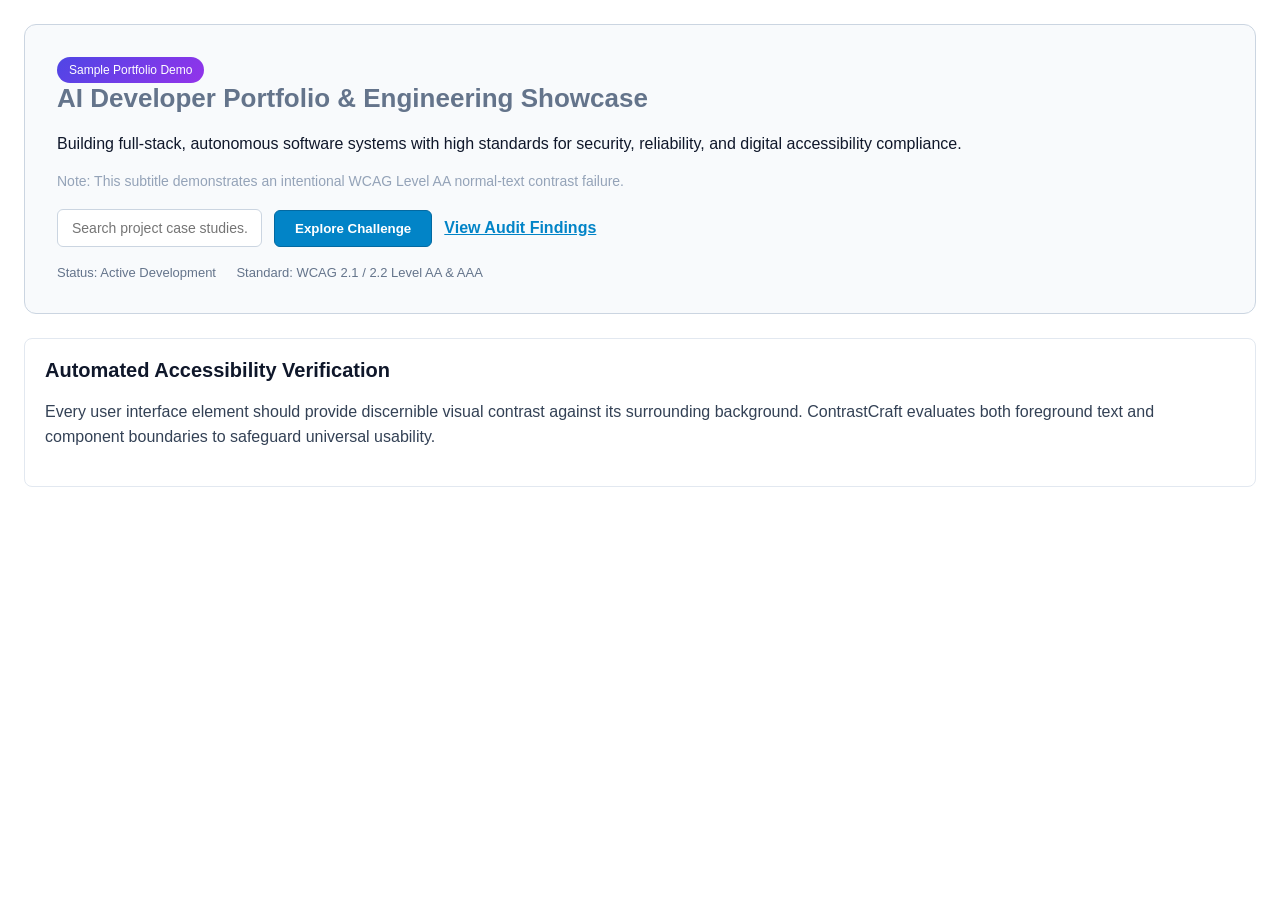
<file: examples/sample_portfolio.html>
<!DOCTYPE html>
<html lang="en">
<head>
  <meta charset="UTF-8">
  <meta name="viewport" content="width=device-width, initial-scale=1.0">
  <title>ContrastCraft Showcase — Sample Portfolio & Landing Page</title>
  <link rel="stylesheet" href="sample_styles.css">
  <style>
    /* Inline styles for demonstration */
    .quick-stat {
      display: inline-block;
      margin-right: 16px;
      font-size: 13px;
      color: #64748B;
    }
  </style>
</head>
<body>
  <!-- =============================================================== -->
  <!-- DEMONSTRATION SAMPLE DATA ONLY — Clearly labeled for tests       -->
  <!-- =============================================================== -->

  <header class="hero-banner">
    <span class="promo-badge">Sample Portfolio Demo</span>
    <h1 class="hero-headline">AI Developer Portfolio &amp; Engineering Showcase</h1>
    <p class="hero-lead">
      Building full-stack, autonomous software systems with high standards for security,
      reliability, and digital accessibility compliance.
    </p>
    <p class="hero-caption">
      Note: This subtitle demonstrates an intentional WCAG Level AA normal-text contrast failure.
    </p>

    <div style="margin-top: 20px; display: flex; gap: 12px; align-items: center; flex-wrap: wrap;">
      <input type="text" class="search-input" placeholder="Search project case studies..." aria-label="Search projects">
      <button class="btn-action" type="button">Explore Challenge</button>
      <a href="#details" style="color: #0284C7; font-weight: 600; text-decoration: underline;">View Audit Findings</a>
    </div>

    <div style="margin-top: 16px;">
      <span class="quick-stat">Status: Active Development</span>
      <span class="quick-stat">Standard: WCAG 2.1 / 2.2 Level AA &amp; AAA</span>
    </div>
  </header>

  <main id="details">
    <section style="background-color: #FFFFFF; border: 1px solid #E2E8F0; border-radius: 8px; padding: 20px;">
      <h2 style="font-size: 20px; color: #0F172A; margin-top: 0;">Automated Accessibility Verification</h2>
      <p style="color: #334155; line-height: 1.6;">
        Every user interface element should provide discernible visual contrast against its surrounding background.
        ContrastCraft evaluates both foreground text and component boundaries to safeguard universal usability.
      </p>
    </section>
  </main>
</body>
</html>
</file>
<file: frontend/css/tokens.css>
/* =============================================================== */
/* ContrastCraft Design System Tokens                              */
/* Technical Editorial — Premium Developer Workspace Design Tokens */
/* =============================================================== */

:root {
  /* Color Palette — Light Theme (Technical Editorial) */
  --cc-bg: #FBFBFA;                /* Warm off-white canvas */
  --cc-surface: #FFFFFF;           /* Crisp primary surface */
  --cc-surface-subtle: #F4F3EE;    /* Subtly tinted working surface */
  --cc-surface-hover: #EBE9E2;     /* Subtle warm hover */
  --cc-surface-overlay: rgba(25, 28, 30, 0.65);
  
  --cc-text-primary: #191C1E;      /* Dark ink text (15.8:1 on #FFFFFF - AAA) */
  --cc-text-secondary: #3E464A;    /* Dark slate secondary (9.2:1 - AAA) */
  --cc-text-muted: #68737A;        /* Slate muted text (4.8:1 - AA) */
  
  --cc-border: #E2E0D8;            /* Fine neutral border */
  --cc-border-strong: #CDCAC0;     /* Distinct structural border */
  --cc-border-focus: #0D9488;      /* Restrained teal focus */
  
  --cc-primary: #0D9488;           /* Restrained editorial teal */
  --cc-primary-hover: #0F766E;     /* Deep teal hover */
  --cc-primary-contrast: #FFFFFF;  /* High contrast white text */
  
  /* Status Colors */
  --cc-pass-bg: #F0FDF4;
  --cc-pass-border: #BBF7D0;
  --cc-pass-text: #166534;         /* 7.2:1 on #F0FDF4 (AAA) */
  
  --cc-fail-bg: #FEF2F2;
  --cc-fail-border: #FECACA;
  --cc-fail-text: #991B1B;         /* 7.8:1 on #FEF2F2 (AAA) */
  
  --cc-warn-bg: #FFFBEB;
  --cc-warn-border: #FDE68A;
  --cc-warn-text: #92400E;         /* 7.1:1 on #FFFBEB (AAA) */
  
  --cc-info-bg: #F0FDFA;
  --cc-info-border: #CCFBF1;
  --cc-info-text: #115E59;         /* 7.4:1 on #F0FDFA (AAA) */

  /* Diff Colors */
  --cc-diff-add-bg: rgba(13, 148, 136, 0.12);
  --cc-diff-add-text: #0F766E;
  --cc-diff-del-bg: rgba(239, 68, 68, 0.12);
  --cc-diff-del-text: #B91C1C;

  /* Typography */
  --cc-font-sans: -apple-system, BlinkMacSystemFont, "Segoe UI", Roboto, "Helvetica Neue", Arial, sans-serif;
  --cc-font-mono: ui-monospace, SFMono-Regular, Menlo, Monaco, Consolas, "Liberation Mono", "Courier New", monospace;

  /* Elevations & Radii */
  --cc-radius-sm: 4px;
  --cc-radius-md: 6px;
  --cc-radius-lg: 10px;
  --cc-radius-full: 9999px;

  --cc-shadow-sm: 0 1px 2px 0 rgba(25, 28, 30, 0.05);
  --cc-shadow-md: 0 4px 6px -1px rgba(25, 28, 30, 0.07), 0 2px 4px -2px rgba(25, 28, 30, 0.05);
  --cc-shadow-lg: 0 10px 15px -3px rgba(25, 28, 30, 0.08), 0 4px 6px -4px rgba(25, 28, 30, 0.03);
}

/* Dark Theme (Technical Editorial — Charcoal with Green/Teal Undertone) */
[data-theme="dark"] {
  --cc-bg: #111615;                /* Deep charcoal with subtle teal undertone */
  --cc-surface: #18201E;           /* Elevated dark surface */
  --cc-surface-subtle: #1F2927;    /* Secondary surface layer */
  --cc-surface-hover: #283532;     /* Focused hover surface */
  --cc-surface-overlay: rgba(0, 0, 0, 0.8);

  --cc-text-primary: #F0F4F2;      /* Comfortable light text (14.2:1 on #18201E - AAA) */
  --cc-text-secondary: #CBD5D0;    /* Muted secondary text (9.5:1 - AAA) */
  --cc-text-muted: #889792;        /* Subtle slate text (5.1:1 - AA) */

  --cc-border: #263330;            /* Soft neutral border */
  --cc-border-strong: #364844;     /* Distinct border */
  --cc-border-focus: #2DD4BF;      /* Vibrant teal focus */

  --cc-primary: #2DD4BF;           /* Restrained teal accent */
  --cc-primary-hover: #5EEAD4;
  --cc-primary-contrast: #0F172A;

  --cc-pass-bg: #064E3B;
  --cc-pass-border: #047857;
  --cc-pass-text: #6EE7B7;

  --cc-fail-bg: #450A0A;
  --cc-fail-border: #7F1D1D;
  --cc-fail-text: #FCA5A5;

  --cc-warn-bg: #451A03;
  --cc-warn-border: #78350F;
  --cc-warn-text: #FCD34D;

  --cc-info-bg: #042F2E;
  --cc-info-border: #115E59;
  --cc-info-text: #5EEAD4;

  --cc-diff-add-bg: rgba(45, 212, 191, 0.15);
  --cc-diff-add-text: #5EEAD4;
  --cc-diff-del-bg: rgba(248, 113, 113, 0.15);
  --cc-diff-del-text: #FCA5A5;

  --cc-shadow-sm: 0 1px 2px 0 rgba(0, 0, 0, 0.4);
  --cc-shadow-md: 0 4px 6px -1px rgba(0, 0, 0, 0.5);
  --cc-shadow-lg: 0 10px 15px -3px rgba(0, 0, 0, 0.6);
}
</file>
<file: frontend/css/main.css>
/* =============================================================== */
/* ContrastCraft Main Layout Stylesheet                            */
/* =============================================================== */

* {
  box-sizing: border-box;
}

body {
  margin: 0;
  padding: 0;
  font-family: var(--cc-font-sans);
  background-color: var(--cc-bg);
  color: var(--cc-text-primary);
  line-height: 1.5;
  -webkit-font-smoothing: antialiased;
}

/* App Bar */
.app-header {
  height: 60px;
  background-color: var(--cc-surface);
  border-bottom: 1px solid var(--cc-border);
  display: flex;
  align-items: center;
  justify-content: space-between;
  padding: 0 24px;
  position: sticky;
  top: 0;
  z-index: 50;
}

.brand-area {
  display: flex;
  align-items: center;
  gap: 12px;
}

.brand-logo-icon {
  width: 32px;
  height: 32px;
  background: var(--cc-primary);
  color: #FFFFFF;
  border-radius: var(--cc-radius-md);
  display: flex;
  align-items: center;
  justify-content: center;
  font-weight: 800;
  font-size: 1.1rem;
}

.brand-name {
  font-size: 1.15rem;
  font-weight: 700;
  letter-spacing: -0.02em;
  color: var(--cc-text-primary);
}

.brand-badge {
  font-size: 0.7rem;
  font-weight: 700;
  text-transform: uppercase;
  background: var(--cc-surface-subtle);
  color: var(--cc-text-muted);
  padding: 2px 6px;
  border-radius: var(--cc-radius-sm);
  border: 1px solid var(--cc-border);
}

.header-actions {
  display: flex;
  align-items: center;
  gap: 10px;
}

.scan-status-badge {
  display: flex;
  align-items: center;
  gap: 6px;
  font-size: 0.8rem;
  font-weight: 600;
  color: var(--cc-text-muted);
  background: var(--cc-surface-subtle);
  padding: 4px 10px;
  border-radius: var(--cc-radius-full);
  border: 1px solid var(--cc-border);
}

.status-dot {
  width: 8px;
  height: 8px;
  border-radius: 50%;
  background-color: #10B981;
}

.status-dot.scanning {
  background-color: #F59E0B;
  animation: pulse-dot 1.5s infinite;
}

@keyframes pulse-dot {
  0% { transform: scale(0.95); opacity: 0.7; }
  50% { transform: scale(1.3); opacity: 1; }
  100% { transform: scale(0.95); opacity: 0.7; }
}

/* App Container Layout */
.app-container {
  display: flex;
  min-height: calc(100vh - 60px);
}

/* Sidebar Navigation */
.app-sidebar {
  width: 240px;
  background-color: var(--cc-surface);
  border-right: 1px solid var(--cc-border);
  padding: 20px 12px;
  display: flex;
  flex-direction: column;
  gap: 6px;
  flex-shrink: 0;
}

.nav-item {
  display: flex;
  align-items: center;
  gap: 10px;
  padding: 10px 14px;
  border-radius: var(--cc-radius-md);
  font-size: 0.9rem;
  font-weight: 500;
  color: var(--cc-text-secondary);
  background: transparent;
  border: none;
  cursor: pointer;
  text-align: left;
  transition: all 0.15s ease-in-out;
  width: 100%;
}

.nav-item:hover {
  background-color: var(--cc-surface-hover);
  color: var(--cc-text-primary);
}

.nav-item:focus-visible {
  outline: 2px solid var(--cc-border-focus);
  outline-offset: -2px;
}

.nav-item.active {
  background-color: var(--cc-surface-subtle);
  color: var(--cc-primary);
  font-weight: 600;
}

.nav-icon {
  width: 18px;
  height: 18px;
  display: flex;
  align-items: center;
  justify-content: center;
  flex-shrink: 0;
}

.nav-badge {
  margin-left: auto;
  font-size: 0.75rem;
  font-weight: 700;
  background: var(--cc-fail-bg);
  color: var(--cc-fail-text);
  padding: 2px 6px;
  border-radius: var(--cc-radius-full);
}

/* Main Content Workspace */
.app-content {
  flex: 1;
  padding: 24px;
  max-width: 1400px;
  margin: 0 auto;
  width: 100%;
}

/* Overview Statistics Bar */
.stats-overview {
  display: grid;
  grid-template-columns: repeat(auto-fit, minmax(160px, 1fr));
  gap: 14px;
  margin-bottom: 24px;
}

.stat-box {
  background-color: var(--cc-surface);
  border: 1px solid var(--cc-border);
  border-radius: var(--cc-radius-md);
  padding: 14px 18px;
  box-shadow: var(--cc-shadow-sm);
}

.stat-header {
  display: flex;
  align-items: center;
  justify-content: space-between;
  margin-bottom: 6px;
}

.stat-title {
  font-size: 0.75rem;
  font-weight: 600;
  text-transform: uppercase;
  letter-spacing: 0.04em;
  color: var(--cc-text-muted);
}

.stat-value {
  font-size: 1.6rem;
  font-weight: 800;
  line-height: 1;
  color: var(--cc-text-primary);
}

.stat-subtitle {
  font-size: 0.75rem;
  color: var(--cc-text-muted);
  margin-top: 4px;
}

/* Screens / Tab Panels */
.screen-panel {
  display: none;
}

.screen-panel.active {
  display: block;
}

/* Responsive adjustments */
@media (max-width: 900px) {
  .app-container {
    flex-direction: column;
  }
  .app-sidebar {
    width: 100%;
    flex-direction: row;
    overflow-x: auto;
    border-right: none;
    border-bottom: 1px solid var(--cc-border);
    padding: 8px 12px;
  }
  .nav-item {
    white-space: nowrap;
    width: auto;
  }
}
</file>
<file: frontend/css/components.css>
/* =============================================================== */
/* ContrastCraft Component Styles                                  */
/* =============================================================== */

/* Buttons */
.btn {
  display: inline-flex;
  align-items: center;
  justify-content: center;
  gap: 8px;
  padding: 8px 16px;
  font-size: 0.88rem;
  font-weight: 600;
  border-radius: var(--cc-radius-md);
  border: 1px solid transparent;
  cursor: pointer;
  transition: all 0.15s ease-in-out;
  text-decoration: none;
  font-family: inherit;
  line-height: 1.2;
}

.btn:focus-visible {
  outline: 2px solid var(--cc-border-focus);
  outline-offset: 2px;
}

.btn-primary {
  background-color: var(--cc-primary);
  color: var(--cc-primary-contrast);
  box-shadow: var(--cc-shadow-sm);
}

.btn-primary:hover {
  background-color: var(--cc-primary-hover);
}

.btn-secondary {
  background-color: var(--cc-surface);
  border-color: var(--cc-border);
  color: var(--cc-text-primary);
}

.btn-secondary:hover {
  background-color: var(--cc-surface-hover);
}

.btn-danger {
  background-color: var(--cc-fail-bg);
  border-color: var(--cc-fail-border);
  color: var(--cc-fail-text);
}

.btn-danger:hover {
  background-color: var(--cc-fail-border);
}

.btn-sm {
  padding: 6px 10px;
  font-size: 0.78rem;
}

/* Badges */
.badge {
  display: inline-flex;
  align-items: center;
  gap: 4px;
  padding: 3px 8px;
  border-radius: var(--cc-radius-sm);
  font-size: 0.75rem;
  font-weight: 700;
  letter-spacing: 0.02em;
  border: 1px solid transparent;
}

.badge-pass {
  background-color: var(--cc-pass-bg);
  border-color: var(--cc-pass-border);
  color: var(--cc-pass-text);
}

.badge-fail {
  background-color: var(--cc-fail-bg);
  border-color: var(--cc-fail-border);
  color: var(--cc-fail-text);
}

.badge-warn {
  background-color: var(--cc-warn-bg);
  border-color: var(--cc-warn-border);
  color: var(--cc-warn-text);
}

.badge-info {
  background-color: var(--cc-info-bg);
  border-color: var(--cc-info-border);
  color: var(--cc-info-text);
}

.badge-pill {
  border-radius: var(--cc-radius-full);
}

/* Form Controls & Tabs */
.tab-nav {
  display: flex;
  gap: 8px;
  border-bottom: 1px solid var(--cc-border);
  margin-bottom: 16px;
}

.tab-btn {
  padding: 10px 16px;
  background: transparent;
  border: none;
  border-bottom: 2px solid transparent;
  font-size: 0.88rem;
  font-weight: 600;
  color: var(--cc-text-muted);
  cursor: pointer;
  transition: all 0.15s ease-in-out;
}

.tab-btn:hover {
  color: var(--cc-text-primary);
}

.tab-btn.active {
  color: var(--cc-primary);
  border-bottom-color: var(--cc-primary);
}

.form-group {
  margin-bottom: 16px;
}

.form-label {
  display: block;
  font-size: 0.82rem;
  font-weight: 600;
  margin-bottom: 6px;
  color: var(--cc-text-secondary);
}

.form-input {
  width: 100%;
  padding: 10px 14px;
  border: 1px solid var(--cc-border);
  border-radius: var(--cc-radius-md);
  background-color: var(--cc-surface);
  color: var(--cc-text-primary);
  font-family: inherit;
  font-size: 0.9rem;
  transition: border-color 0.15s;
}

.form-input:focus {
  outline: none;
  border-color: var(--cc-border-focus);
}

.code-editor {
  width: 100%;
  height: 240px;
  font-family: var(--cc-font-mono);
  font-size: 0.85rem;
  line-height: 1.45;
  padding: 14px;
  border: 1px solid var(--cc-border);
  border-radius: var(--cc-radius-md);
  background-color: var(--cc-surface);
  color: var(--cc-text-primary);
  resize: vertical;
  tab-size: 2;
}

.code-editor:focus {
  outline: none;
  border-color: var(--cc-border-focus);
}

/* Dropzone */
.dropzone {
  border: 2px dashed var(--cc-border);
  border-radius: var(--cc-radius-lg);
  padding: 40px 24px;
  text-align: center;
  background-color: var(--cc-surface);
  cursor: pointer;
  transition: all 0.2s ease;
}

.dropzone:hover, .dropzone.dragover {
  border-color: var(--cc-primary);
  background-color: var(--cc-surface-subtle);
}

/* Card & Panels */
.card {
  background-color: var(--cc-surface);
  border: 1px solid var(--cc-border);
  border-radius: var(--cc-radius-lg);
  padding: 20px 24px;
  box-shadow: var(--cc-shadow-sm);
  margin-bottom: 20px;
}

.card-header {
  display: flex;
  justify-content: space-between;
  align-items: center;
  margin-bottom: 16px;
  padding-bottom: 12px;
  border-bottom: 1px solid var(--cc-border);
}

.card-title {
  margin: 0;
  font-size: 1.1rem;
  font-weight: 700;
  letter-spacing: -0.01em;
}

/* Tables */
.table-wrapper {
  overflow-x: auto;
  border: 1px solid var(--cc-border);
  border-radius: var(--cc-radius-md);
  background: var(--cc-surface);
}

.cc-table {
  width: 100%;
  border-collapse: collapse;
  font-size: 0.88rem;
  text-align: left;
}

.cc-table th {
  background-color: var(--cc-surface-subtle);
  color: var(--cc-text-muted);
  font-size: 0.75rem;
  font-weight: 700;
  text-transform: uppercase;
  letter-spacing: 0.04em;
  padding: 12px 16px;
  border-bottom: 1px solid var(--cc-border);
}

.cc-table td {
  padding: 14px 16px;
  border-bottom: 1px solid var(--cc-border);
  vertical-align: middle;
}

.cc-table tr:last-child td {
  border-bottom: none;
}

.cc-table tr:hover td {
  background-color: var(--cc-surface-subtle);
}

.color-swatch {
  display: inline-block;
  width: 18px;
  height: 18px;
  border-radius: var(--cc-radius-sm);
  border: 1px solid rgba(0, 0, 0, 0.15);
  vertical-align: middle;
  flex-shrink: 0;
}

.color-chip {
  display: inline-flex;
  align-items: center;
  gap: 6px;
  font-family: var(--cc-font-mono);
  font-size: 0.8rem;
}

/* Diff Viewer */
.diff-viewer {
  background-color: var(--cc-surface-subtle);
  border: 1px solid var(--cc-border);
  border-radius: var(--cc-radius-md);
  font-family: var(--cc-font-mono);
  font-size: 0.82rem;
  line-height: 1.5;
  overflow-x: auto;
  padding: 12px;
  max-height: 320px;
}

.diff-line {
  white-space: pre-wrap;
  display: block;
  padding: 1px 4px;
}

.diff-line.add {
  background-color: var(--cc-diff-add-bg);
  color: var(--cc-diff-add-text);
  font-weight: 600;
}

.diff-line.del {
  background-color: var(--cc-diff-del-bg);
  color: var(--cc-diff-del-text);
  text-decoration: line-through;
}

.diff-line.header {
  color: var(--cc-text-muted);
  font-style: italic;
}

/* Live Preview Frame Container */
.preview-container {
  border: 1px solid var(--cc-border);
  border-radius: var(--cc-radius-lg);
  overflow: hidden;
  background-color: var(--cc-surface);
  box-shadow: var(--cc-shadow-md);
}

.preview-toolbar {
  background-color: var(--cc-surface-subtle);
  border-bottom: 1px solid var(--cc-border);
  padding: 10px 16px;
  display: flex;
  align-items: center;
  justify-content: space-between;
  flex-wrap: wrap;
  gap: 10px;
}

.preview-viewport-controls {
  display: flex;
  gap: 6px;
}

.preview-frame-wrap {
  background: #E2E8F0;
  padding: 16px;
  display: flex;
  justify-content: center;
  min-height: 400px;
}

.preview-iframe {
  background: #FFFFFF;
  border: 1px solid var(--cc-border);
  border-radius: var(--cc-radius-md);
  box-shadow: var(--cc-shadow-lg);
  height: 480px;
  transition: width 0.25s ease;
}

/* Before / After Visual Metric Comparison Strip */
.before-after-strip {
  display: flex;
  align-items: center;
  justify-content: space-between;
  gap: 12px;
  background: var(--cc-surface-subtle);
  border: 1px solid var(--cc-border);
  border-radius: var(--cc-radius-md);
  padding: 12px 16px;
  margin-top: 14px;
}

.ba-col {
  flex: 1;
  display: flex;
  flex-direction: column;
  gap: 4px;
}

.ba-col.original {
  border-right: 1px dashed var(--cc-border);
  padding-right: 10px;
}

.ba-col.patched {
  padding-left: 10px;
}

.ba-label {
  font-size: 0.72rem;
  font-weight: 700;
  text-transform: uppercase;
  letter-spacing: 0.04em;
  color: var(--cc-text-muted);
}

.ba-row {
  display: flex;
  align-items: center;
  gap: 8px;
  flex-wrap: wrap;
}

.ba-arrow {
  display: flex;
  flex-direction: column;
  align-items: center;
  justify-content: center;
  gap: 2px;
  font-size: 1.2rem;
  color: var(--cc-primary);
  font-weight: 800;
  padding: 0 6px;
}

/* Dual Split Comparison Frame */
.preview-split-grid {
  display: grid;
  grid-template-columns: 1fr 1fr;
  gap: 14px;
  width: 100%;
}

.preview-pane {
  display: flex;
  flex-direction: column;
  border: 1px solid var(--cc-border);
  border-radius: var(--cc-radius-md);
  overflow: hidden;
  background: #FFFFFF;
  box-shadow: var(--cc-shadow-sm);
  transition: all 0.2s ease;
}

.preview-pane-header {
  padding: 8px 12px;
  background: var(--cc-surface-subtle);
  border-bottom: 1px solid var(--cc-border);
  display: flex;
  justify-content: space-between;
  align-items: center;
  font-size: 0.78rem;
  font-weight: 700;
}

.preview-pane-header.orig-header {
  border-top: 3px solid #EF4444;
}

.preview-pane-header.patch-header {
  border-top: 3px solid #10B981;
}

.preview-pane iframe {
  width: 100%;
  height: 480px;
  border: none;
  background: #FFFFFF;
}

@media (max-width: 1100px) {
  .preview-split-grid {
    grid-template-columns: 1fr;
  }
}

/* Theme Harmonizer & Sizing Strategies */
.theme-harmonizer-grid {
  display: grid;
  grid-template-columns: 1fr 1fr;
  gap: 10px;
}

.theme-card {
  border: 1px solid var(--cc-border);
  border-radius: var(--cc-radius-md);
  padding: 10px 12px;
  cursor: pointer;
  background: var(--cc-surface);
  transition: all 0.15s ease;
  display: flex;
  flex-direction: column;
  gap: 6px;
}

.theme-card:hover {
  border-color: var(--cc-primary);
  transform: translateY(-1px);
  box-shadow: var(--cc-shadow-sm);
}

.theme-swatches {
  display: flex;
  gap: 5px;
  align-items: center;
}

.theme-swatch {
  width: 20px;
  height: 20px;
  border-radius: 4px;
  border: 1px solid rgba(0,0,0,0.15);
}

.sizing-strategy-card {
  border: 1px solid var(--cc-border);
  border-radius: var(--cc-radius-md);
  padding: 12px 14px;
  background: var(--cc-surface);
  margin-bottom: 10px;
  cursor: pointer;
  transition: all 0.15s ease;
}

.sizing-strategy-card:hover {
  border-color: var(--cc-primary);
  background: var(--cc-surface-subtle);
}


/* Modal Dialog */
.modal-overlay {
  position: fixed;
  inset: 0;
  background-color: var(--cc-surface-overlay);
  display: flex;
  align-items: center;
  justify-content: center;
  z-index: 100;
  backdrop-filter: blur(2px);
}

.modal-box {
  background-color: var(--cc-surface);
  border: 1px solid var(--cc-border);
  border-radius: var(--cc-radius-lg);
  width: 90%;
  max-width: 600px;
  max-height: 85vh;
  overflow-y: auto;
  box-shadow: var(--cc-shadow-lg);
  padding: 24px;
}

.modal-header {
  display: flex;
  justify-content: space-between;
  align-items: center;
  margin-bottom: 16px;
  border-bottom: 1px solid var(--cc-border);
  padding-bottom: 12px;
}

.modal-title {
  font-size: 1.15rem;
  font-weight: 700;
  margin: 0;
}

.modal-footer {
  display: flex;
  justify-content: flex-end;
  gap: 10px;
  margin-top: 20px;
  border-top: 1px solid var(--cc-border);
  padding-top: 14px;
}

/* =============================================================== */
/* ContrastCraft Technical Editorial Additions                     */
/* Toast Notifications, Playground, Token Matrix & HTML A11y       */
/* =============================================================== */

/* Toast Notifications */
.cc-toast-container {
  position: fixed;
  bottom: 24px;
  right: 24px;
  z-index: 9999;
  display: flex;
  flex-direction: column;
  gap: 10px;
  pointer-events: none;
  max-width: 420px;
}

.cc-toast {
  pointer-events: auto;
  background-color: var(--cc-surface);
  color: var(--cc-text-primary);
  border: 1px solid var(--cc-border);
  border-left: 4px solid var(--cc-primary);
  border-radius: var(--cc-radius-md);
  box-shadow: var(--cc-shadow-lg);
  padding: 12px 16px;
  font-size: 0.88rem;
  display: flex;
  align-items: flex-start;
  gap: 12px;
  animation: toast-slide-in 0.25s cubic-bezier(0.16, 1, 0.3, 1);
  transition: opacity 0.2s ease;
}

@keyframes toast-slide-in {
  from { transform: translateY(20px); opacity: 0; }
  to { transform: translateY(0); opacity: 1; }
}

.cc-toast.toast-success {
  border-left-color: var(--cc-pass-text);
  background-color: var(--cc-surface);
}

.cc-toast.toast-error {
  border-left-color: var(--cc-fail-text);
  background-color: var(--cc-surface);
}

.cc-toast.toast-warning {
  border-left-color: var(--cc-warn-text);
  background-color: var(--cc-surface);
}

.cc-toast-close {
  background: transparent;
  border: none;
  color: var(--cc-text-muted);
  cursor: pointer;
  font-size: 1rem;
  margin-left: auto;
  padding: 0;
  line-height: 1;
}

.cc-toast-close:hover {
  color: var(--cc-text-primary);
}

/* Visual Contrast Playground */
.playground-layout {
  display: grid;
  grid-template-columns: 420px 1fr;
  gap: 24px;
  align-items: start;
}

@media (max-width: 1024px) {
  .playground-layout {
    grid-template-columns: 1fr;
  }
}

.playground-color-card {
  background: var(--cc-surface);
  border: 1px solid var(--cc-border);
  border-radius: var(--cc-radius-md);
  padding: 16px;
  margin-bottom: 16px;
}

.color-input-grid {
  display: grid;
  grid-template-columns: 48px 1fr 1fr 1fr;
  gap: 8px;
  align-items: center;
}

.playground-metric-hero {
  background: var(--cc-surface-subtle);
  border: 1px solid var(--cc-border);
  border-radius: var(--cc-radius-md);
  padding: 20px;
  text-align: center;
  margin-bottom: 20px;
}

.playground-ratio-number {
  font-size: 3.2rem;
  font-weight: 800;
  line-height: 1;
  letter-spacing: -0.03em;
  margin: 6px 0;
  font-family: var(--cc-font-mono);
}

.playground-badges-grid {
  display: grid;
  grid-template-columns: repeat(auto-fit, minmax(130px, 1fr));
  gap: 8px;
  margin-top: 14px;
}

.playground-badge-item {
  border: 1px solid var(--cc-border);
  border-radius: var(--cc-radius-sm);
  padding: 8px 10px;
  text-align: center;
  background: var(--cc-surface);
}

.playground-badge-title {
  font-size: 0.72rem;
  font-weight: 700;
  text-transform: uppercase;
  color: var(--cc-text-muted);
  display: block;
}

.playground-badge-status {
  font-size: 0.85rem;
  font-weight: 800;
  margin-top: 4px;
  display: inline-block;
}

.playground-preview-board {
  border: 1px solid var(--cc-border);
  border-radius: var(--cc-radius-md);
  overflow: hidden;
  box-shadow: var(--cc-shadow-sm);
  background: var(--cc-surface);
}

.preview-board-header {
  padding: 12px 16px;
  border-bottom: 1px solid var(--cc-border);
  background: var(--cc-surface-subtle);
  display: flex;
  justify-content: space-between;
  align-items: center;
}

.preview-board-canvas {
  padding: 28px;
  display: flex;
  flex-direction: column;
  gap: 20px;
  transition: background-color 0.15s ease;
}

.preview-board-canvas.canvas-dark {
  background-color: #121716 !important;
}

.preview-board-canvas.canvas-light {
  background-color: #FAFAFA !important;
}

.preview-board-canvas.canvas-custom {
  /* will be set dynamically via style attribute */
}

/* Pairwise Token Matrix */
.token-matrix-wrapper {
  overflow-x: auto;
  margin-top: 16px;
  border: 1px solid var(--cc-border);
  border-radius: var(--cc-radius-md);
}

.token-matrix-table {
  width: 100%;
  border-collapse: collapse;
  font-size: 0.8rem;
  font-family: var(--cc-font-mono);
}

.token-matrix-table th,
.token-matrix-table td {
  padding: 8px 10px;
  text-align: center;
  border: 1px solid var(--cc-border);
}

.token-matrix-table th {
  background: var(--cc-surface-subtle);
  font-weight: 700;
  color: var(--cc-text-secondary);
}

.token-matrix-cell {
  cursor: pointer;
  transition: transform 0.1s ease;
  min-width: 65px;
}

.token-matrix-cell:hover {
  outline: 2px solid var(--cc-primary);
  transform: scale(1.05);
  z-index: 2;
  position: relative;
}

.token-matrix-cell.cell-pass {
  background-color: var(--cc-pass-bg);
  color: var(--cc-pass-text);
  font-weight: 700;
}

.token-matrix-cell.cell-fail {
  background-color: var(--cc-fail-bg);
  color: var(--cc-fail-text);
  font-weight: 700;
}

.token-matrix-cell.cell-ui-only {
  background-color: var(--cc-warn-bg);
  color: var(--cc-warn-text);
  font-weight: 700;
}

.token-duplicate-item {
  border: 1px solid var(--cc-border);
  border-radius: var(--cc-radius-md);
  padding: 12px 16px;
  margin-bottom: 10px;
  background: var(--cc-surface);
  display: flex;
  align-items: center;
  justify-content: space-between;
}

.token-impact-box {
  background: var(--cc-surface-subtle);
  border: 1px solid var(--cc-border);
  border-radius: var(--cc-radius-md);
  padding: 16px;
  margin-top: 14px;
}

/* File Queue Table */
.file-queue-table {
  width: 100%;
  border-collapse: collapse;
  margin-top: 12px;
  font-size: 0.85rem;
}

.file-queue-table th,
.file-queue-table td {
  padding: 8px 12px;
  border-bottom: 1px solid var(--cc-border);
  text-align: left;
}

.file-queue-table th {
  background: var(--cc-surface-subtle);
  color: var(--cc-text-secondary);
}

/* HTML A11y View */
.a11y-summary-bar {
  display: grid;
  grid-template-columns: repeat(auto-fit, minmax(180px, 1fr));
  gap: 12px;
  margin-bottom: 20px;
}

.a11y-stat-card {
  background: var(--cc-surface);
  border: 1px solid var(--cc-border);
  border-radius: var(--cc-radius-md);
  padding: 12px 16px;
}

.html-snippet-box {
  font-family: var(--cc-font-mono);
  background: var(--cc-surface-subtle);
  border: 1px solid var(--cc-border);
  border-radius: var(--cc-radius-sm);
  padding: 4px 8px;
  font-size: 0.8rem;
  color: var(--cc-text-primary);
  display: inline-block;
  max-width: 320px;
  overflow: hidden;
  text-overflow: ellipsis;
  white-space: nowrap;
}

/* Print Stylesheet */
@media print {
  .app-header,
  .app-sidebar,
  .header-actions,
  .btn,
  .modal-overlay,
  .cc-toast-container {
    display: none !important;
  }

  body, .app-content {
    background: #FFFFFF !important;
    color: #000000 !important;
    padding: 0 !important;
    margin: 0 !important;
  }

  .card {
    border: 1px solid #CCCCCC !important;
    box-shadow: none !important;
    break-inside: avoid;
    margin-bottom: 20px !important;
  }

  .screen-panel {
    display: block !important;
  }
}
</file>
<file: examples/sample_styles.css>
/* =============================================================== */
/* ContrastCraft Sample Stylesheet                                 */
/* Clearly labeled demonstration file for accessibility testing    */
/* =============================================================== */

:root {
  /* Core brand tokens */
  --color-brand-primary: #0284C7;
  --color-brand-bg: #FFFFFF;
  --color-text-main: #0F172A;
  --color-text-muted: #94A3B8;     /* Intentionally failing AA: 2.6:1 on white */
  --color-card-bg: #F8FAFC;
  --color-border-subtle: #CBD5E1;  /* Intentionally failing UI boundary: 1.5:1 on white */
  --color-heading-sub: #64748B;    /* Passes large text AA (3.9:1), fails AAA (4.5:1) */
}

body {
  font-family: -apple-system, BlinkMacSystemFont, "Segoe UI", Roboto, sans-serif;
  background-color: var(--color-brand-bg);
  color: var(--color-text-main);
  margin: 0;
  padding: 24px;
}

.hero-banner {
  background-color: var(--color-card-bg);
  border: 1px solid var(--color-border-subtle);
  border-radius: 12px;
  padding: 32px;
  margin-bottom: 24px;
}

/* 1. Large-text heading case (26px font) */
.hero-headline {
  font-size: 26px;
  font-weight: 700;
  color: var(--color-heading-sub);
  margin-top: 0;
}

/* 2. Passing high-contrast text combination */
.hero-lead {
  font-size: 16px;
  color: var(--color-text-main);
  line-height: 1.6;
}

/* 3. Normal-text AA failure (insufficient contrast on white/card) */
.hero-caption {
  font-size: 14px;
  color: var(--color-text-muted);
}

/* 4. UI component boundary failure */
.search-input {
  background-color: #FFFFFF;
  color: var(--color-text-main);
  border: 1px solid var(--color-border-subtle);
  padding: 10px 14px;
  border-radius: 6px;
  font-size: 14px;
}

/* 5. Button text vs background (passing) and border */
.btn-action {
  background-color: var(--color-brand-primary);
  color: #FFFFFF;
  border: 1px solid #0369A1;
  padding: 10px 20px;
  border-radius: 6px;
  font-weight: 600;
  cursor: pointer;
}

/* 6. Interaction state (:hover with reduced contrast) */
.btn-action:hover {
  background-color: #7DD3FC; /* Light sky blue: fails white text contrast on hover! */
  color: #FFFFFF;
}

/* 7. Case requiring browser verification: gradient background */
.promo-badge {
  background: linear-gradient(135deg, #4F46E5, #9333EA);
  color: #FFFFFF;
  padding: 6px 12px;
  border-radius: 9999px;
  font-size: 12px;
  display: inline-block;
}
</file>
